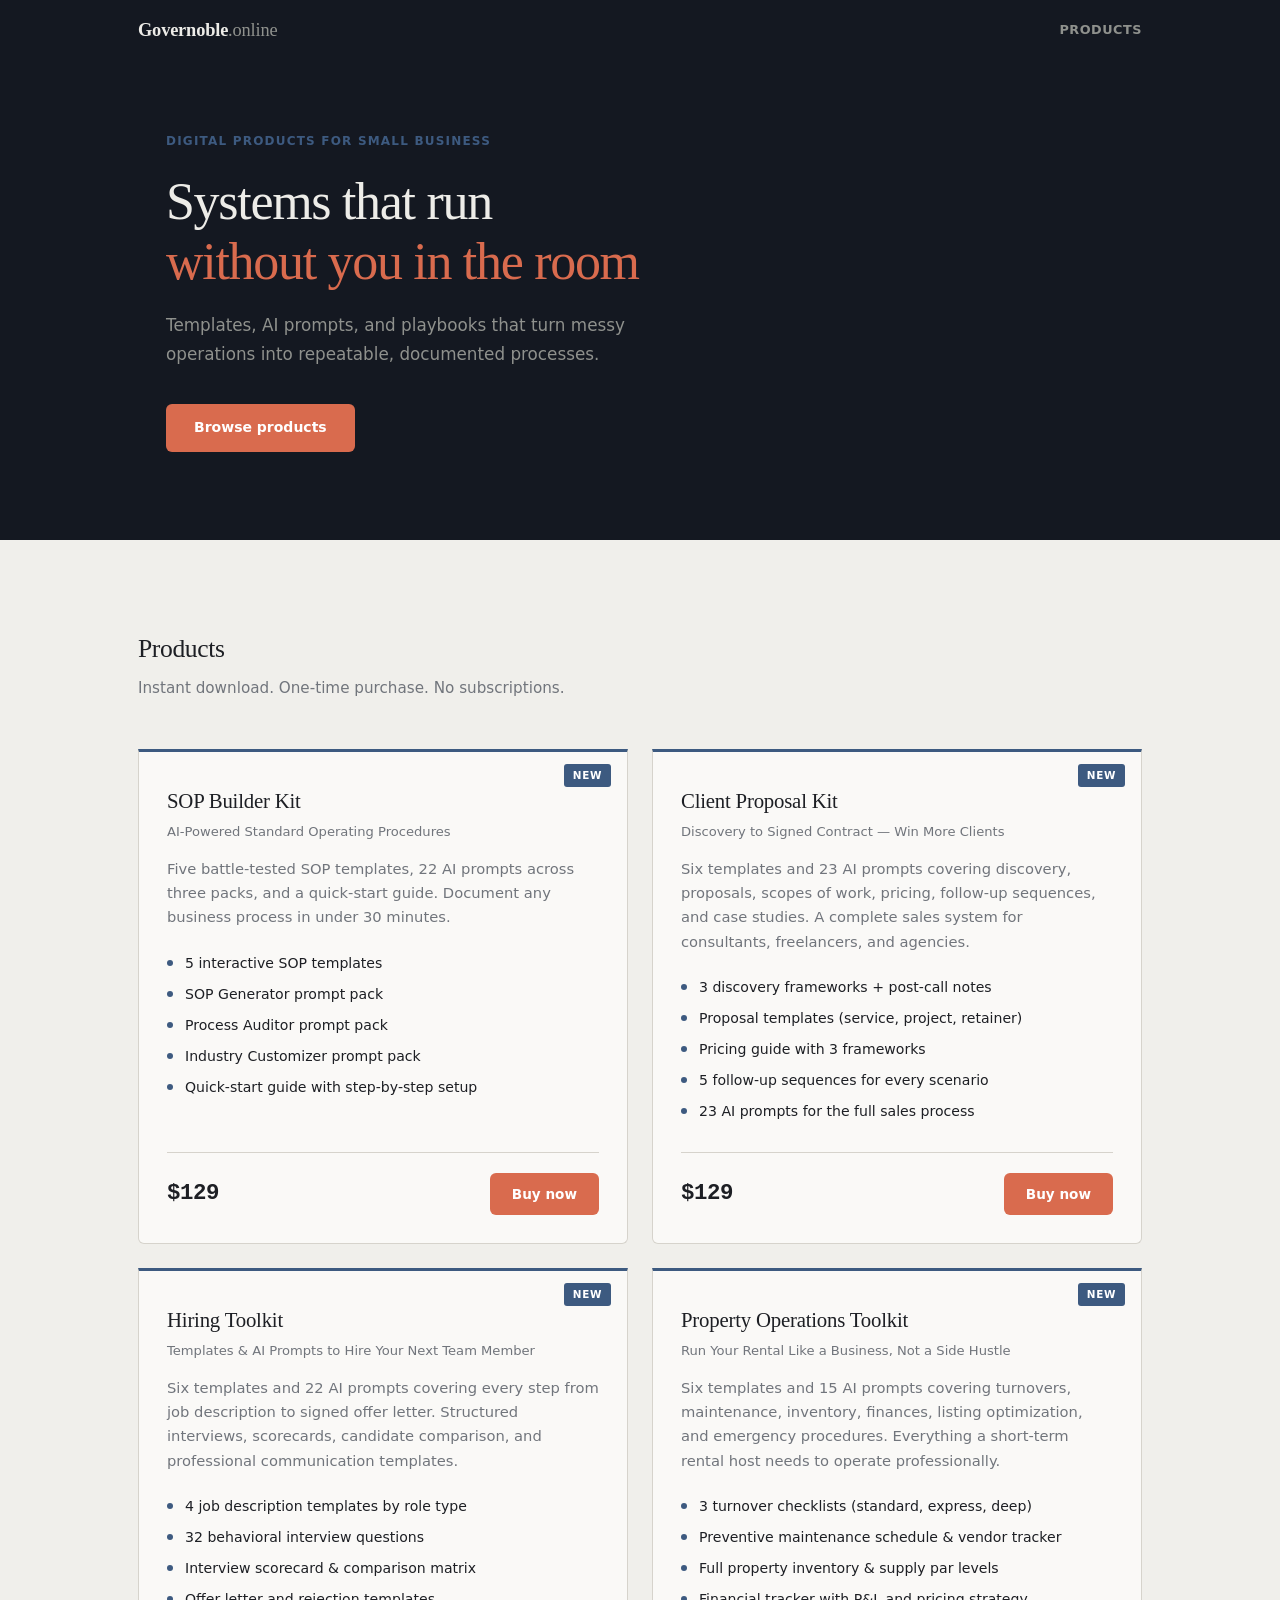
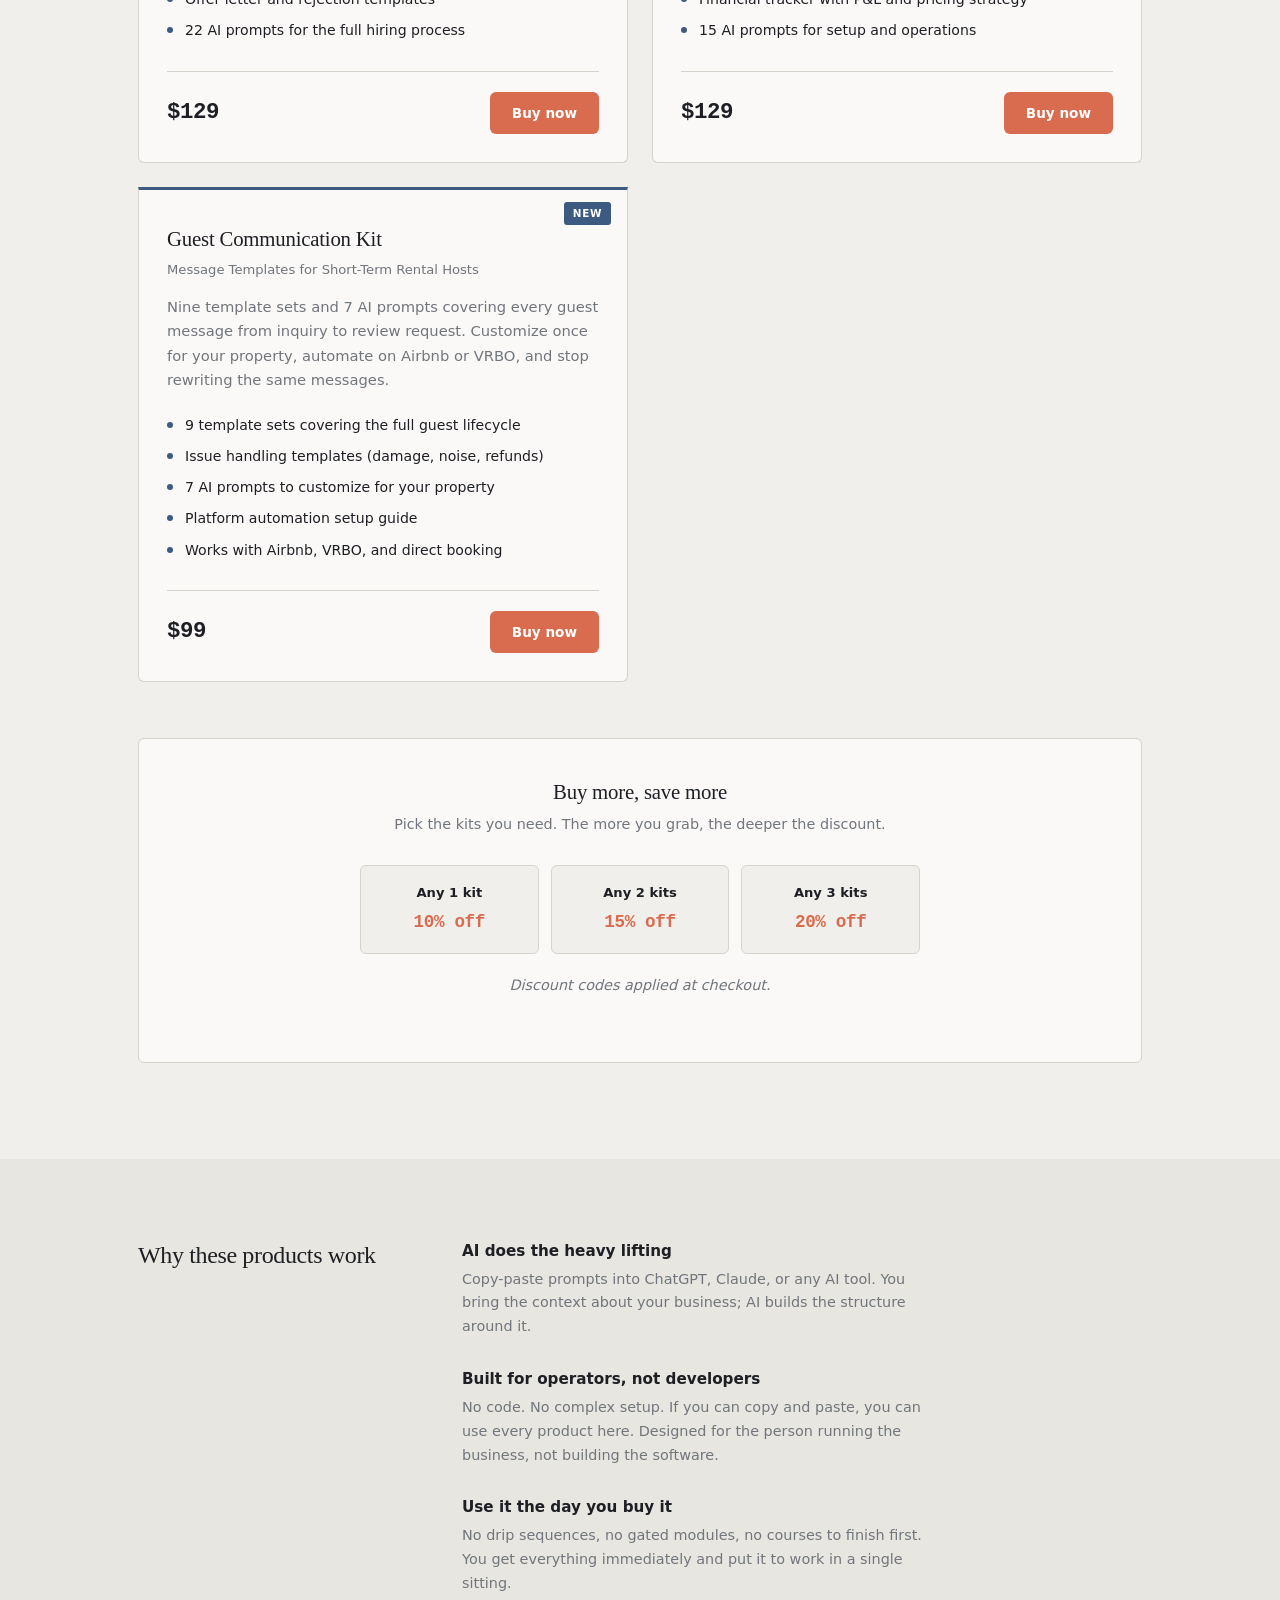
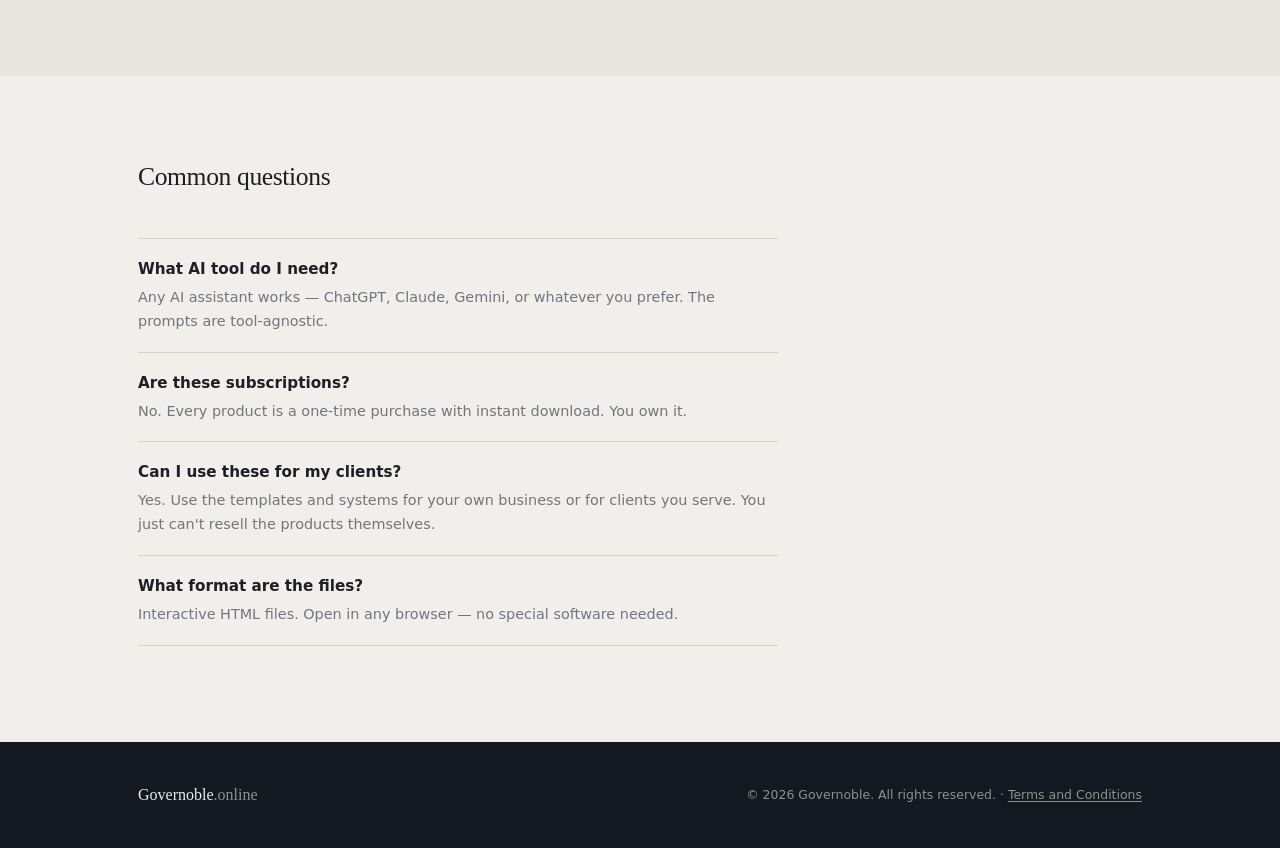
<file: index.html>
<!DOCTYPE html>
<html lang="en">
<head>
  <meta charset="UTF-8">
  <meta name="viewport" content="width=device-width, initial-scale=1.0">
  <title>Governoble — AI-Powered Business Systems</title>
  <meta name="description" content="Ready-to-use templates, AI prompt packs, and digital systems that help small businesses run smoother, faster, and without you in the room.">
  <link rel="stylesheet" href="styles.css">
</head>
<body>

  <header>
    <div class="wrap">
      <a href="/" class="logo"><b>Governoble</b><span class="tld">.online</span></a>
      <a href="#products" class="nav-link">Products</a>
    </div>
  </header>

  <section class="hero">
    <div class="wrap">
      <p class="hero-eyebrow">Digital products for small business</p>
      <h1>Systems that run <em>without you in the room</em></h1>
      <p class="hero-sub">Templates, AI prompts, and playbooks that turn messy operations into repeatable, documented processes.</p>
      <a href="#products" class="hero-cta">Browse products</a>
    </div>
  </section>

  <section class="products" id="products">
    <div class="wrap">
      <div class="section-head">
        <h2>Products</h2>
        <p>Instant download. One-time purchase. No subscriptions.</p>
      </div>

      <div class="product-grid">

        <div class="product-card">
          <span class="card-badge">New</span>
          <h3>SOP Builder Kit</h3>
          <p class="card-tagline">AI-Powered Standard Operating Procedures</p>
          <p class="card-desc">Five battle-tested SOP templates, 22 AI prompts across three packs, and a quick-start guide. Document any business process in under 30 minutes.</p>
          <ul class="card-features">
            <li>5 interactive SOP templates</li>
            <li>SOP Generator prompt pack</li>
            <li>Process Auditor prompt pack</li>
            <li>Industry Customizer prompt pack</li>
            <li>Quick-start guide with step-by-step setup</li>
          </ul>
          <div class="card-foot">
            <span class="card-price">$129</span>
            <a href="https://buy.stripe.com/bJe9ALgYm0obe8Q3S204800" class="card-cta">Buy now</a>
          </div>
        </div>

        <div class="product-card">
          <span class="card-badge">New</span>
          <h3>Client Proposal Kit</h3>
          <p class="card-tagline">Discovery to Signed Contract — Win More Clients</p>
          <p class="card-desc">Six templates and 23 AI prompts covering discovery, proposals, scopes of work, pricing, follow-up sequences, and case studies. A complete sales system for consultants, freelancers, and agencies.</p>
          <ul class="card-features">
            <li>3 discovery frameworks + post-call notes</li>
            <li>Proposal templates (service, project, retainer)</li>
            <li>Pricing guide with 3 frameworks</li>
            <li>5 follow-up sequences for every scenario</li>
            <li>23 AI prompts for the full sales process</li>
          </ul>
          <div class="card-foot">
            <span class="card-price">$129</span>
            <a href="https://buy.stripe.com/5kQ00b0Zob2P6GoewG04801" class="card-cta">Buy now</a>
          </div>
        </div>

        <div class="product-card">
          <span class="card-badge">New</span>
          <h3>Hiring Toolkit</h3>
          <p class="card-tagline">Templates & AI Prompts to Hire Your Next Team Member</p>
          <p class="card-desc">Six templates and 22 AI prompts covering every step from job description to signed offer letter. Structured interviews, scorecards, candidate comparison, and professional communication templates.</p>
          <ul class="card-features">
            <li>4 job description templates by role type</li>
            <li>32 behavioral interview questions</li>
            <li>Interview scorecard & comparison matrix</li>
            <li>Offer letter and rejection templates</li>
            <li>22 AI prompts for the full hiring process</li>
          </ul>
          <div class="card-foot">
            <span class="card-price">$129</span>
            <a href="https://buy.stripe.com/00wdR14bA9YLc0I4W604802" class="card-cta">Buy now</a>
          </div>
        </div>

        <div class="product-card">
          <span class="card-badge">New</span>
          <h3>Property Operations Toolkit</h3>
          <p class="card-tagline">Run Your Rental Like a Business, Not a Side Hustle</p>
          <p class="card-desc">Six templates and 15 AI prompts covering turnovers, maintenance, inventory, finances, listing optimization, and emergency procedures. Everything a short-term rental host needs to operate professionally.</p>
          <ul class="card-features">
            <li>3 turnover checklists (standard, express, deep)</li>
            <li>Preventive maintenance schedule & vendor tracker</li>
            <li>Full property inventory & supply par levels</li>
            <li>Financial tracker with P&L and pricing strategy</li>
            <li>15 AI prompts for setup and operations</li>
          </ul>
          <div class="card-foot">
            <span class="card-price">$129</span>
            <a href="https://buy.stripe.com/6oU4grgYm7QD1m41JU04803" class="card-cta">Buy now</a>
          </div>
        </div>

        <div class="product-card">
          <span class="card-badge">New</span>
          <h3>Guest Communication Kit</h3>
          <p class="card-tagline">Message Templates for Short-Term Rental Hosts</p>
          <p class="card-desc">Nine template sets and 7 AI prompts covering every guest message from inquiry to review request. Customize once for your property, automate on Airbnb or VRBO, and stop rewriting the same messages.</p>
          <ul class="card-features">
            <li>9 template sets covering the full guest lifecycle</li>
            <li>Issue handling templates (damage, noise, refunds)</li>
            <li>7 AI prompts to customize for your property</li>
            <li>Platform automation setup guide</li>
            <li>Works with Airbnb, VRBO, and direct booking</li>
          </ul>
          <div class="card-foot">
            <span class="card-price">$99</span>
            <a href="https://buy.stripe.com/bJeaEPazY1sf6Gobku04804" class="card-cta">Buy now</a>
          </div>
        </div>

      </div>

      <div class="multi-buy">
        <h3>Buy more, save more</h3>
        <p>Pick the kits you need. The more you grab, the deeper the discount.</p>
        <div class="multi-buy-tiers">
          <div class="multi-buy-tier">
            <span class="tier-label">Any 1 kit</span>
            <span class="tier-discount">10% off</span>
          </div>
          <div class="multi-buy-tier">
            <span class="tier-label">Any 2 kits</span>
            <span class="tier-discount">15% off</span>
          </div>
          <div class="multi-buy-tier">
            <span class="tier-label">Any 3 kits</span>
            <span class="tier-discount">20% off</span>
          </div>
        </div>
        <p class="multi-buy-note">Discount codes applied at checkout.</p>
      </div>

    </div>
  </section>

  <section class="why">
    <div class="wrap">
      <div class="why-inner">
        <div class="why-head">
          <h2>Why these products work</h2>
        </div>
        <div class="why-items">
          <div class="why-item">
            <h3>AI does the heavy lifting</h3>
            <p>Copy-paste prompts into ChatGPT, Claude, or any AI tool. You bring the context about your business; AI builds the structure around it.</p>
          </div>
          <div class="why-item">
            <h3>Built for operators, not developers</h3>
            <p>No code. No complex setup. If you can copy and paste, you can use every product here. Designed for the person running the business, not building the software.</p>
          </div>
          <div class="why-item">
            <h3>Use it the day you buy it</h3>
            <p>No drip sequences, no gated modules, no courses to finish first. You get everything immediately and put it to work in a single sitting.</p>
          </div>
        </div>
      </div>
    </div>
  </section>

  <section class="faq" id="faq">
    <div class="wrap">
      <div class="section-head">
        <h2>Common questions</h2>
      </div>
      <div class="faq-list">
        <div class="faq-item">
          <h3>What AI tool do I need?</h3>
          <p>Any AI assistant works — ChatGPT, Claude, Gemini, or whatever you prefer. The prompts are tool-agnostic.</p>
        </div>
        <div class="faq-item">
          <h3>Are these subscriptions?</h3>
          <p>No. Every product is a one-time purchase with instant download. You own it.</p>
        </div>
        <div class="faq-item">
          <h3>Can I use these for my clients?</h3>
          <p>Yes. Use the templates and systems for your own business or for clients you serve. You just can't resell the products themselves.</p>
        </div>
        <div class="faq-item">
          <h3>What format are the files?</h3>
          <p>Interactive HTML files. Open in any browser — no special software needed.</p>
        </div>
      </div>
    </div>
  </section>

  <footer>
    <div class="wrap">
      <div class="footer-inner">
        <span class="footer-brand">Governoble<span class="tld">.online</span></span>
        <span class="footer-copy">&copy; 2026 Governoble. All rights reserved. &middot; <a href="terms.html" style="color:inherit;text-decoration:underline;text-underline-offset:2px;">Terms and Conditions</a></span>
      </div>
    </div>
  </footer>

</body>
</html>
</file>
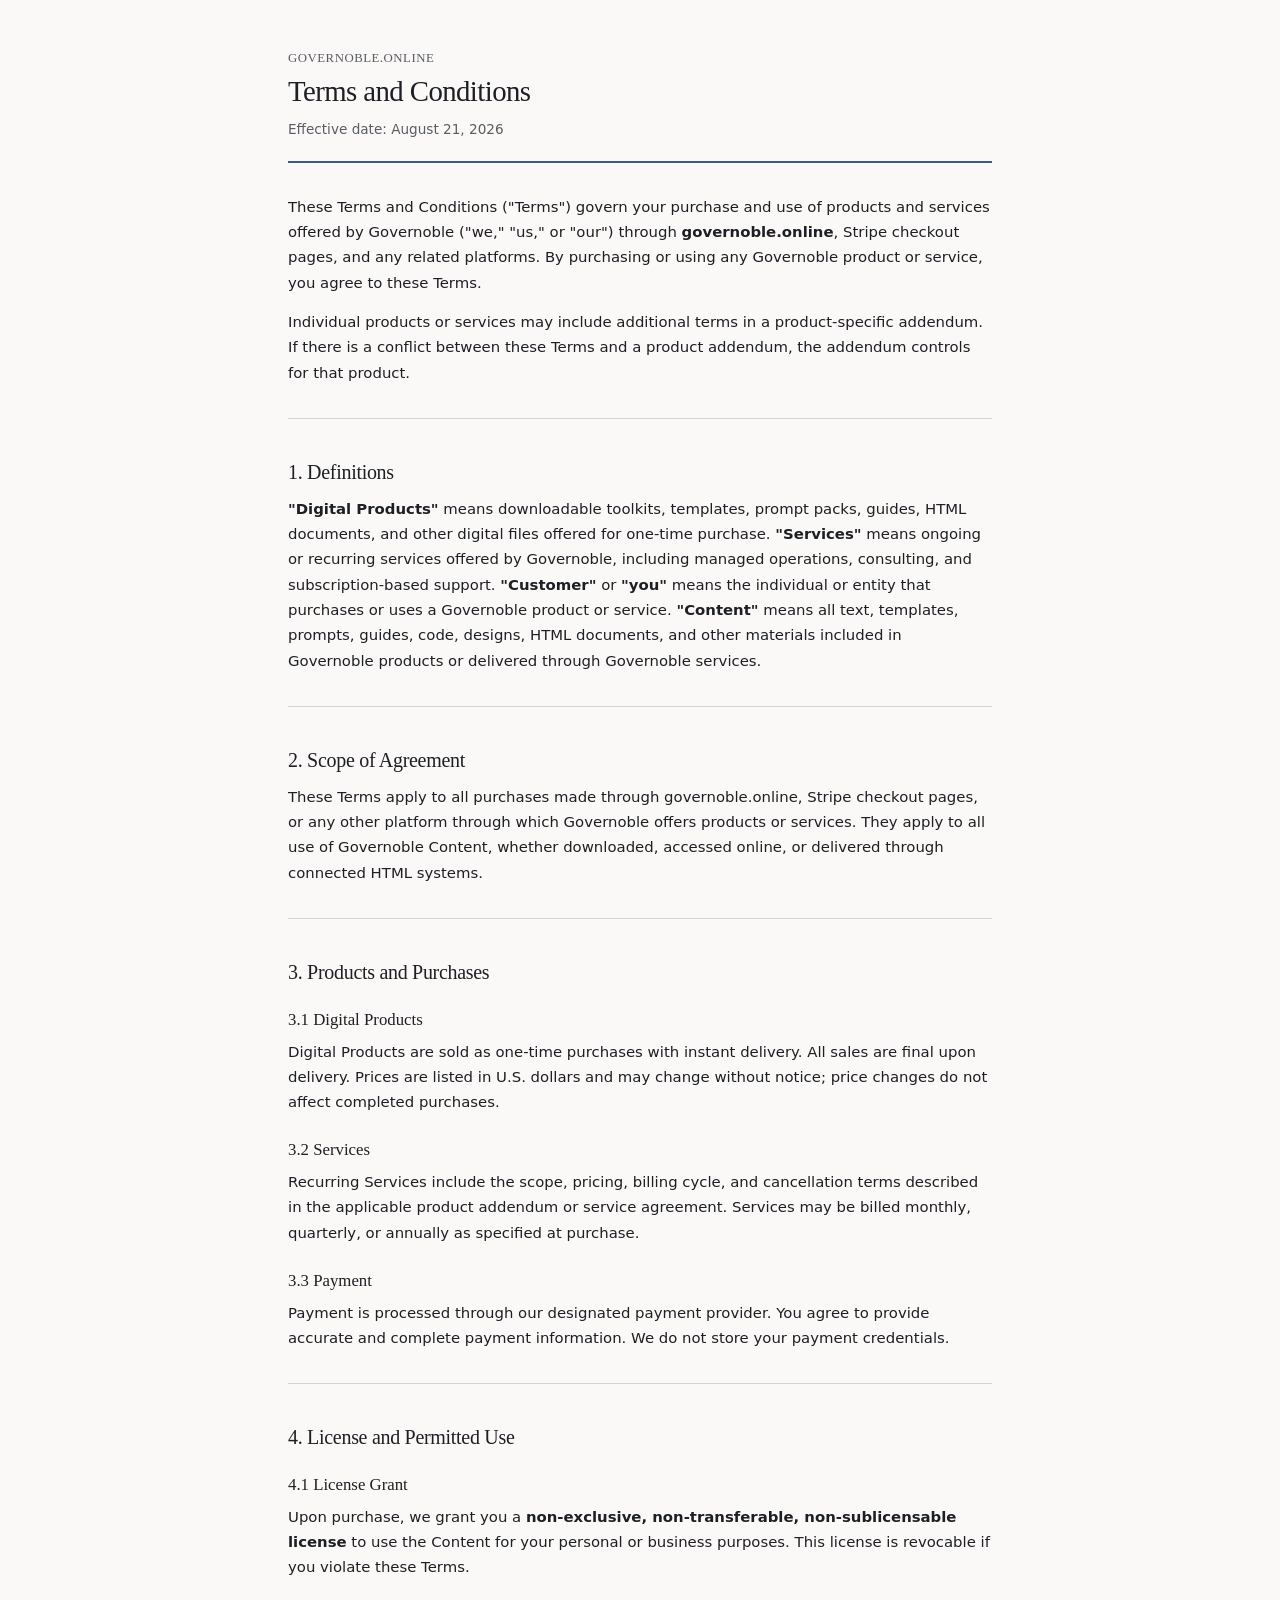
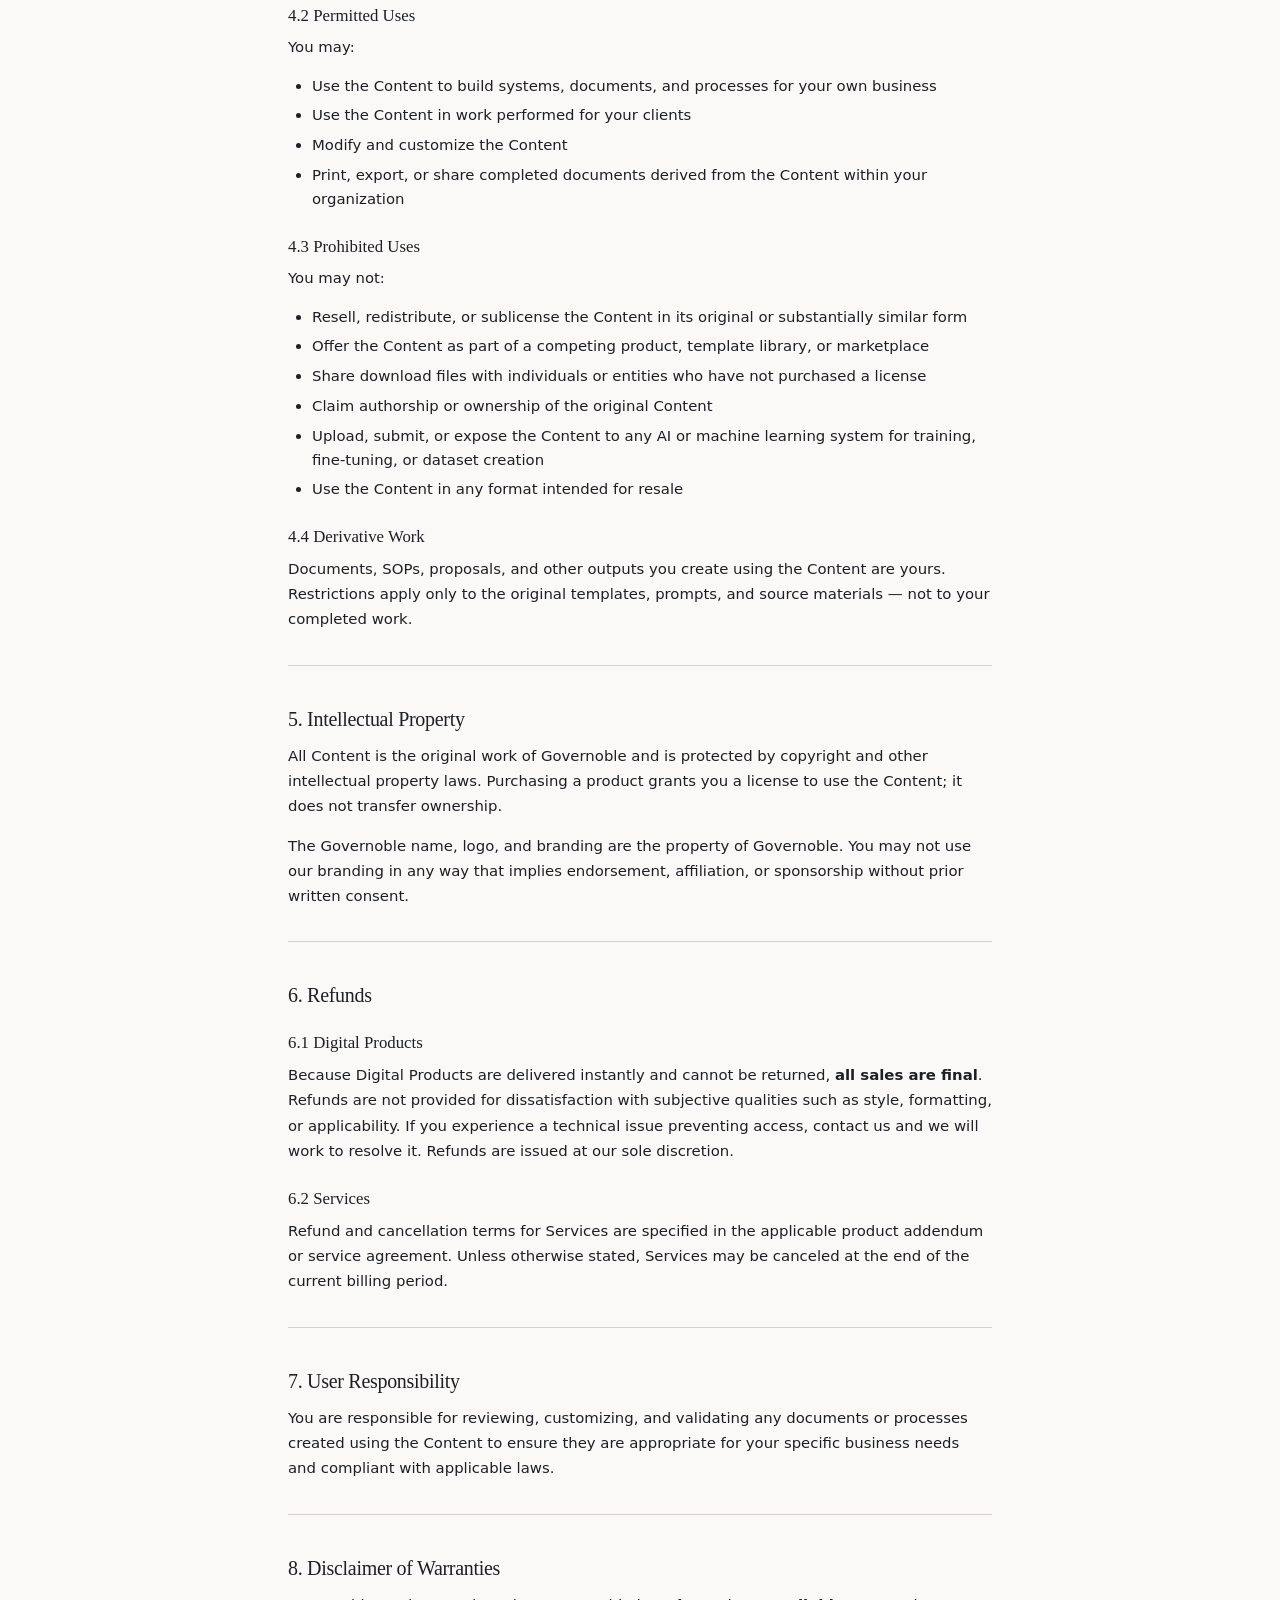
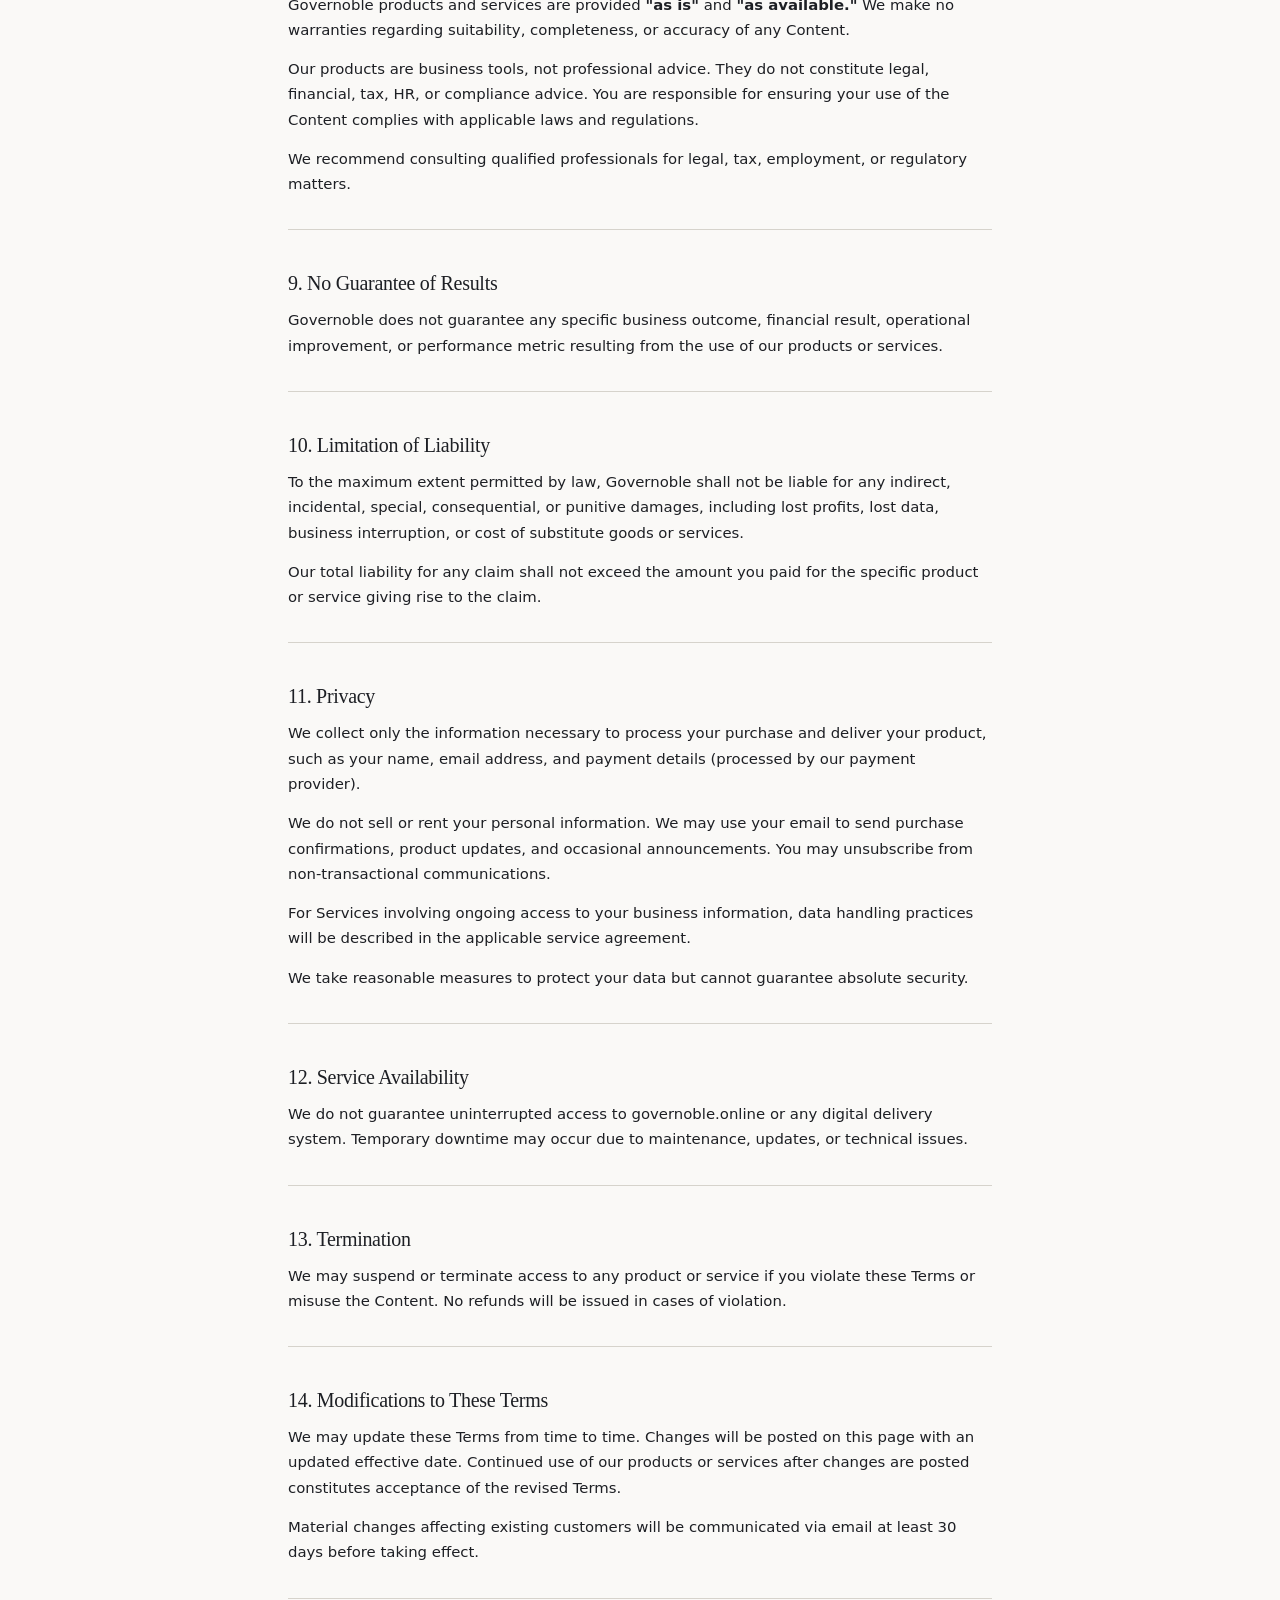
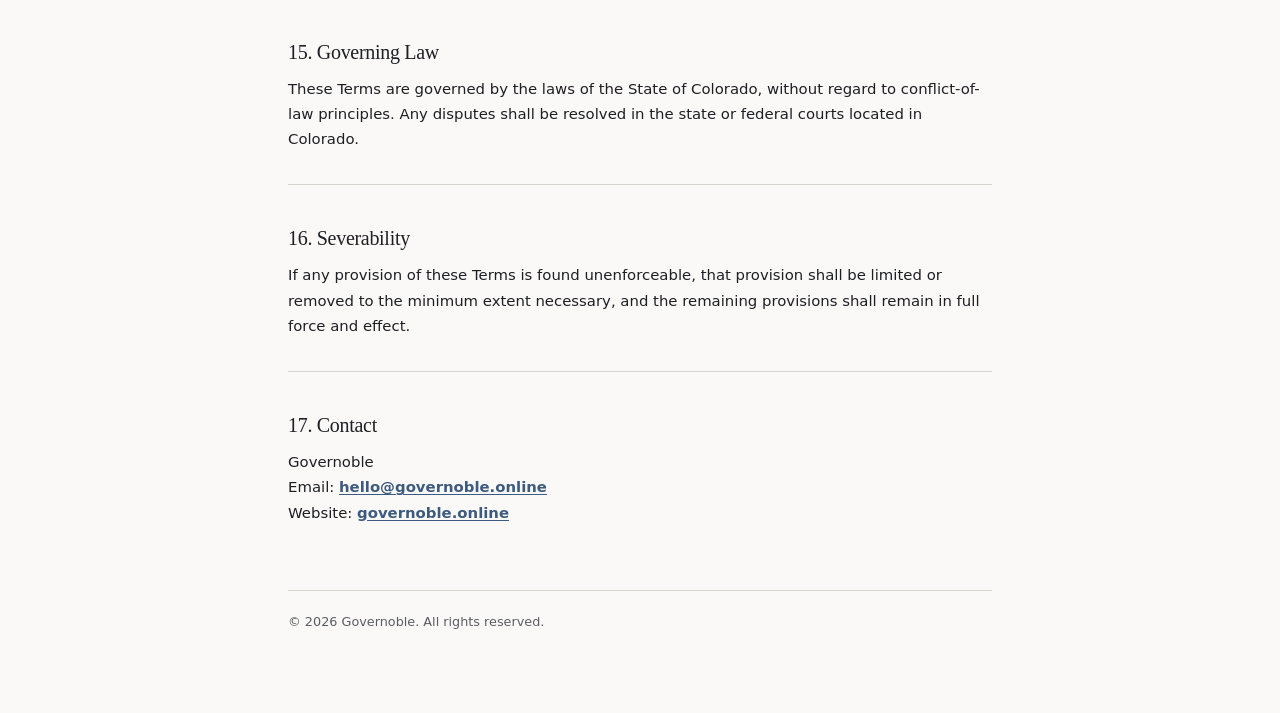
<file: terms.html>
<!DOCTYPE html>
<html lang="en">
<head>
  <meta charset="UTF-8">
  <meta name="viewport" content="width=device-width, initial-scale=1.0">
  <title>Terms and Conditions — Governoble</title>
  <style>
:root {
  --ink: #141821; --ground: #faf9f7; --paper: #fff; --steel: #3d5a80; --coral: #d96b4e;
  --text: #1d1f24; --text-muted: #5a5d63; --border: #d6d3cc;
  --font-display: Georgia, 'Noto Serif', 'Times New Roman', serif;
  --font-body: -apple-system, 'Segoe UI', system-ui, Roboto, Helvetica, Arial, sans-serif;
  --max-w: 760px;
}
@media (prefers-color-scheme: dark) {
  :root {
    --ink: #edece8; --ground: #111520; --paper: #1a1f2e; --steel: #7ba4d4; --coral: #e0845f;
    --text: #dddbd7; --text-muted: #8a8d94; --border: #2a2f3d;
  }
}
*, *::before, *::after { margin: 0; padding: 0; box-sizing: border-box; }
body { font-family: var(--font-body); color: var(--text); background: var(--ground); line-height: 1.7; -webkit-font-smoothing: antialiased; max-width: var(--max-w); margin: 0 auto; padding: 48px 28px 80px; }
h1 { font-family: var(--font-display); font-size: 1.8rem; font-weight: 400; letter-spacing: -0.02em; margin: 0 0 8px; line-height: 1.25; }
h2 { font-family: var(--font-display); font-size: 1.25rem; font-weight: 400; letter-spacing: -0.015em; margin: 40px 0 12px; line-height: 1.3; }
h3 { font-family: var(--font-display); font-size: 1.05rem; font-weight: 400; margin: 24px 0 8px; line-height: 1.35; }
p { margin: 0 0 14px; font-size: 0.93rem; }
ul, ol { margin: 0 0 14px; padding-left: 24px; font-size: 0.93rem; }
li { margin-bottom: 6px; line-height: 1.6; }
hr { border: none; border-top: 1px solid var(--border); margin: 32px 0; }
a { color: var(--steel); text-decoration: underline; text-underline-offset: 2px; }
a:hover { color: var(--coral); }
.header { margin-bottom: 32px; padding-bottom: 20px; border-bottom: 2px solid var(--steel); }
.header .brand { font-family: var(--font-display); font-size: 0.8rem; color: var(--text-muted); letter-spacing: 0.04em; text-transform: uppercase; margin-bottom: 4px; }
.effective { font-size: 0.85rem; color: var(--text-muted); margin: 4px 0 0; }
.footer { margin-top: 64px; padding-top: 20px; border-top: 1px solid var(--border); font-size: 0.8rem; color: var(--text-muted); }
@media print { body { background: #fff; color: #000; max-width: none; padding: 0; } .header { border-bottom-color: #000; } a { color: #000; } }
@media (max-width: 480px) { body { padding: 24px 16px 48px; } h1 { font-size: 1.5rem; } }
  </style>
</head>
<body>

  <div class="header">
    <div class="brand">Governoble.online</div>
    <h1>Terms and Conditions</h1>
    <p class="effective">Effective date: August 21, 2026</p>
  </div>

  <p>These Terms and Conditions ("Terms") govern your purchase and use of products and services offered by Governoble ("we," "us," or "our") through <strong>governoble.online</strong>, Stripe checkout pages, and any related platforms. By purchasing or using any Governoble product or service, you agree to these Terms.</p>

  <p>Individual products or services may include additional terms in a product-specific addendum. If there is a conflict between these Terms and a product addendum, the addendum controls for that product.</p>

  <hr>

  <h2>1. Definitions</h2>

  <p><strong>"Digital Products"</strong> means downloadable toolkits, templates, prompt packs, guides, HTML documents, and other digital files offered for one-time purchase. <strong>"Services"</strong> means ongoing or recurring services offered by Governoble, including managed operations, consulting, and subscription-based support. <strong>"Customer"</strong> or <strong>"you"</strong> means the individual or entity that purchases or uses a Governoble product or service. <strong>"Content"</strong> means all text, templates, prompts, guides, code, designs, HTML documents, and other materials included in Governoble products or delivered through Governoble services.</p>

  <hr>

  <h2>2. Scope of Agreement</h2>

  <p>These Terms apply to all purchases made through governoble.online, Stripe checkout pages, or any other platform through which Governoble offers products or services. They apply to all use of Governoble Content, whether downloaded, accessed online, or delivered through connected HTML systems.</p>

  <hr>

  <h2>3. Products and Purchases</h2>

  <h3>3.1 Digital Products</h3>

  <p>Digital Products are sold as one-time purchases with instant delivery. All sales are final upon delivery. Prices are listed in U.S. dollars and may change without notice; price changes do not affect completed purchases.</p>

  <h3>3.2 Services</h3>

  <p>Recurring Services include the scope, pricing, billing cycle, and cancellation terms described in the applicable product addendum or service agreement. Services may be billed monthly, quarterly, or annually as specified at purchase.</p>

  <h3>3.3 Payment</h3>

  <p>Payment is processed through our designated payment provider. You agree to provide accurate and complete payment information. We do not store your payment credentials.</p>

  <hr>

  <h2>4. License and Permitted Use</h2>

  <h3>4.1 License Grant</h3>

  <p>Upon purchase, we grant you a <strong>non-exclusive, non-transferable, non-sublicensable license</strong> to use the Content for your personal or business purposes. This license is revocable if you violate these Terms.</p>

  <h3>4.2 Permitted Uses</h3>

  <p>You may:</p>
  <ul>
    <li>Use the Content to build systems, documents, and processes for your own business</li>
    <li>Use the Content in work performed for your clients</li>
    <li>Modify and customize the Content</li>
    <li>Print, export, or share completed documents derived from the Content within your organization</li>
  </ul>

  <h3>4.3 Prohibited Uses</h3>

  <p>You may not:</p>
  <ul>
    <li>Resell, redistribute, or sublicense the Content in its original or substantially similar form</li>
    <li>Offer the Content as part of a competing product, template library, or marketplace</li>
    <li>Share download files with individuals or entities who have not purchased a license</li>
    <li>Claim authorship or ownership of the original Content</li>
    <li>Upload, submit, or expose the Content to any AI or machine learning system for training, fine-tuning, or dataset creation</li>
    <li>Use the Content in any format intended for resale</li>
  </ul>

  <h3>4.4 Derivative Work</h3>

  <p>Documents, SOPs, proposals, and other outputs you create using the Content are yours. Restrictions apply only to the original templates, prompts, and source materials — not to your completed work.</p>

  <hr>

  <h2>5. Intellectual Property</h2>

  <p>All Content is the original work of Governoble and is protected by copyright and other intellectual property laws. Purchasing a product grants you a license to use the Content; it does not transfer ownership.</p>

  <p>The Governoble name, logo, and branding are the property of Governoble. You may not use our branding in any way that implies endorsement, affiliation, or sponsorship without prior written consent.</p>

  <hr>

  <h2>6. Refunds</h2>

  <h3>6.1 Digital Products</h3>

  <p>Because Digital Products are delivered instantly and cannot be returned, <strong>all sales are final</strong>. Refunds are not provided for dissatisfaction with subjective qualities such as style, formatting, or applicability. If you experience a technical issue preventing access, contact us and we will work to resolve it. Refunds are issued at our sole discretion.</p>

  <h3>6.2 Services</h3>

  <p>Refund and cancellation terms for Services are specified in the applicable product addendum or service agreement. Unless otherwise stated, Services may be canceled at the end of the current billing period.</p>

  <hr>

  <h2>7. User Responsibility</h2>

  <p>You are responsible for reviewing, customizing, and validating any documents or processes created using the Content to ensure they are appropriate for your specific business needs and compliant with applicable laws.</p>

  <hr>

  <h2>8. Disclaimer of Warranties</h2>

  <p>Governoble products and services are provided <strong>"as is"</strong> and <strong>"as available."</strong> We make no warranties regarding suitability, completeness, or accuracy of any Content.</p>

  <p>Our products are business tools, not professional advice. They do not constitute legal, financial, tax, HR, or compliance advice. You are responsible for ensuring your use of the Content complies with applicable laws and regulations.</p>

  <p>We recommend consulting qualified professionals for legal, tax, employment, or regulatory matters.</p>

  <hr>

  <h2>9. No Guarantee of Results</h2>

  <p>Governoble does not guarantee any specific business outcome, financial result, operational improvement, or performance metric resulting from the use of our products or services.</p>

  <hr>

  <h2>10. Limitation of Liability</h2>

  <p>To the maximum extent permitted by law, Governoble shall not be liable for any indirect, incidental, special, consequential, or punitive damages, including lost profits, lost data, business interruption, or cost of substitute goods or services.</p>

  <p>Our total liability for any claim shall not exceed the amount you paid for the specific product or service giving rise to the claim.</p>

  <hr>

  <h2>11. Privacy</h2>

  <p>We collect only the information necessary to process your purchase and deliver your product, such as your name, email address, and payment details (processed by our payment provider).</p>

  <p>We do not sell or rent your personal information. We may use your email to send purchase confirmations, product updates, and occasional announcements. You may unsubscribe from non-transactional communications.</p>

  <p>For Services involving ongoing access to your business information, data handling practices will be described in the applicable service agreement.</p>

  <p>We take reasonable measures to protect your data but cannot guarantee absolute security.</p>

  <hr>

  <h2>12. Service Availability</h2>

  <p>We do not guarantee uninterrupted access to governoble.online or any digital delivery system. Temporary downtime may occur due to maintenance, updates, or technical issues.</p>

  <hr>

  <h2>13. Termination</h2>

  <p>We may suspend or terminate access to any product or service if you violate these Terms or misuse the Content. No refunds will be issued in cases of violation.</p>

  <hr>

  <h2>14. Modifications to These Terms</h2>

  <p>We may update these Terms from time to time. Changes will be posted on this page with an updated effective date. Continued use of our products or services after changes are posted constitutes acceptance of the revised Terms.</p>

  <p>Material changes affecting existing customers will be communicated via email at least 30 days before taking effect.</p>

  <hr>

  <h2>15. Governing Law</h2>

  <p>These Terms are governed by the laws of the State of Colorado, without regard to conflict-of-law principles. Any disputes shall be resolved in the state or federal courts located in Colorado.</p>

  <hr>

  <h2>16. Severability</h2>

  <p>If any provision of these Terms is found unenforceable, that provision shall be limited or removed to the minimum extent necessary, and the remaining provisions shall remain in full force and effect.</p>

  <hr>

  <h2>17. Contact</h2>

  <p>
    Governoble<br>
    Email: <a href="mailto:hello@governoble.online"><strong>hello@governoble.online</strong></a><br>
    Website: <a href="https://governoble.online"><strong>governoble.online</strong></a>
  </p>

  <div class="footer">
    &copy; 2026 Governoble. All rights reserved.
  </div>

</body>
</html>
</file>
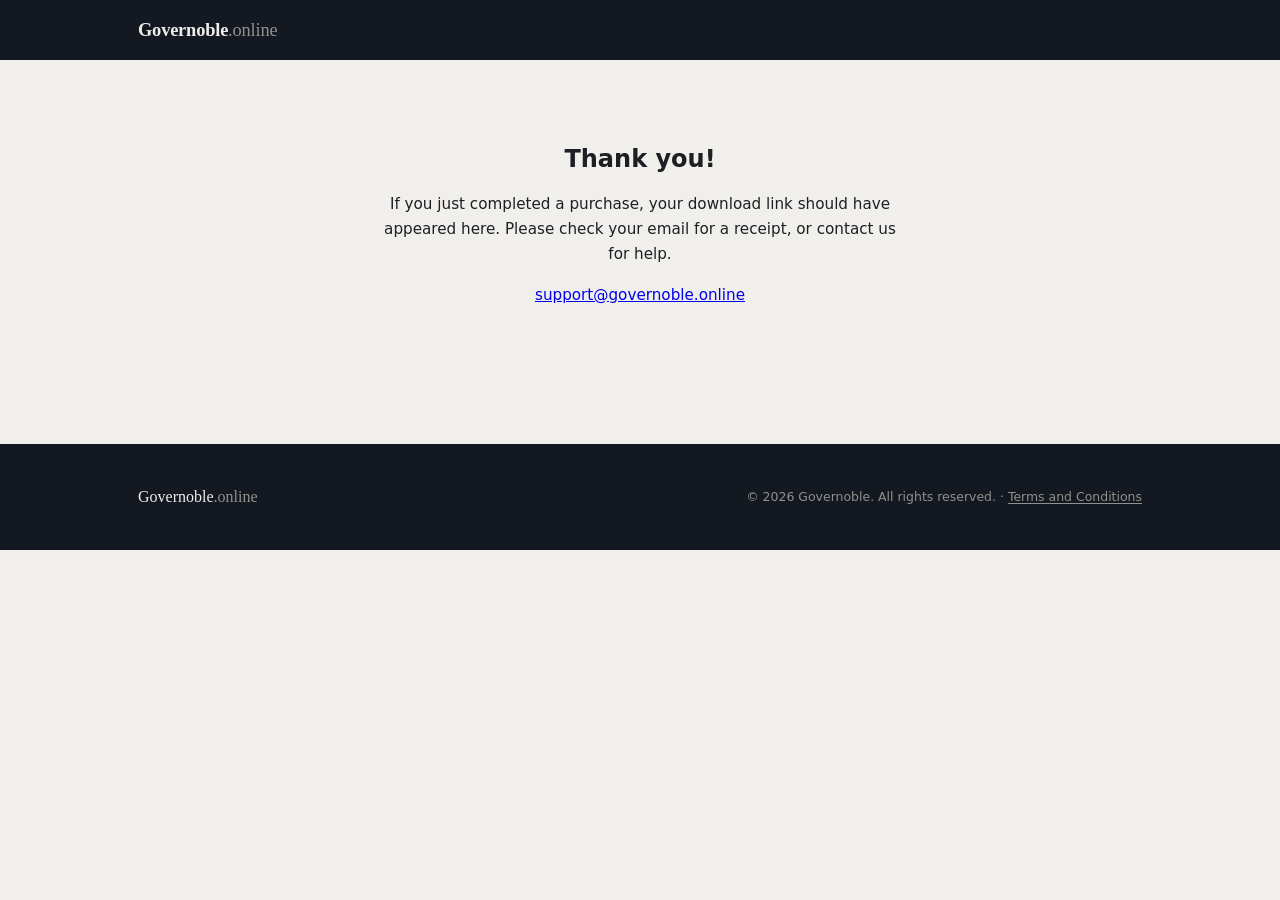
<file: thank-you.html>
<!DOCTYPE html>
<html lang="en">
<head>
  <meta charset="UTF-8">
  <meta name="viewport" content="width=device-width, initial-scale=1.0">
  <title>Thank You — Governoble</title>
  <meta name="robots" content="noindex, nofollow">
  <link rel="stylesheet" href="styles.css">
  <style>
.thank-you { padding: 80px 0 120px; text-align: center; }
.thank-you h1 { margin-bottom: 12px; }
.thank-you .subtitle { font-size: 1.1rem; color: var(--text-muted); margin-bottom: 48px; }
.download-card {
  background: var(--card-bg);
  border: 1px solid var(--card-border);
  border-radius: 10px;
  padding: 40px 32px;
  max-width: 520px;
  margin: 0 auto 32px;
  text-align: left;
}
.download-card h2 { font-family: var(--font-display); font-size: 1.3rem; font-weight: 400; margin-bottom: 8px; }
.download-card p { color: var(--text-muted); font-size: 0.93rem; margin-bottom: 24px; }
.download-btn {
  display: inline-block;
  background: var(--coral);
  color: #fff;
  font-size: 0.95rem;
  font-weight: 600;
  padding: 14px 32px;
  border-radius: 6px;
  text-decoration: none;
  transition: background 0.15s;
}
.download-btn:hover { background: var(--coral-hover); color: #fff; }
.next-steps {
  max-width: 520px;
  margin: 0 auto;
  text-align: left;
  padding: 24px 0;
}
.next-steps h3 { font-family: var(--font-display); font-size: 1.05rem; font-weight: 400; margin-bottom: 12px; }
.next-steps ol { padding-left: 20px; font-size: 0.93rem; }
.next-steps li { margin-bottom: 8px; line-height: 1.6; }
.support-note { color: var(--text-muted); font-size: 0.85rem; margin-top: 48px; }
.support-note a { color: var(--steel); }
.no-product { max-width: 520px; margin: 0 auto; }
.no-product p { font-size: 0.95rem; margin-bottom: 16px; }
  </style>
</head>
<body>

  <header>
    <div class="wrap">
      <a href="/" class="logo"><b>Governoble</b><span class="tld">.online</span></a>
    </div>
  </header>

  <section class="thank-you">
    <div class="wrap" id="content">
      <noscript>
        <h1>Thank you for your purchase!</h1>
        <p>Please enable JavaScript to see your download link, or contact <a href="mailto:support@governoble.online">support@governoble.online</a> for help.</p>
      </noscript>
    </div>
  </section>

  <footer>
    <div class="wrap">
      <div class="footer-inner">
        <span class="footer-brand">Governoble<span class="tld">.online</span></span>
        <span class="footer-copy">&copy; 2026 Governoble. All rights reserved. &middot; <a href="terms.html" style="color:inherit;text-decoration:underline;text-underline-offset:2px;">Terms and Conditions</a></span>
      </div>
    </div>
  </footer>

  <script>
  (function() {
    var products = {
      'SOP Builder Kit':              { file: 'downloads/a7f3c9e2-SOP-Builder-Kit.zip',              start: 'START-HERE.html' },
      'Client Proposal Kit':          { file: 'downloads/b4d8e1f6-Client-Proposal-Kit.zip',          start: 'START-HERE.html' },
      'Hiring Toolkit':               { file: 'downloads/c9a2f7d3-Hiring-Toolkit.zip',               start: 'START-HERE.html' },
      'Property Operations Toolkit':  { file: 'downloads/d6e5b0a8-Property-Operations-Toolkit.zip',  start: 'START-HERE.html' },
      'Guest Communication Kit':      { file: 'downloads/e1c4d9f7-Guest-Communication-Kit.zip',      start: 'START-HERE.html' }
    };

    var params = new URLSearchParams(window.location.search);
    var name = params.get('purchased');
    var container = document.getElementById('content');

    if (name && products[name]) {
      var p = products[name];
      container.innerHTML =
        '<h1>Thank you for your purchase!</h1>' +
        '<p class="subtitle">Your toolkit is ready to download.</p>' +
        '<div class="download-card">' +
          '<h2>' + name + '</h2>' +
          '<p>Click below to download your toolkit. Save the ZIP file and extract it to get started.</p>' +
          '<a href="' + p.file + '" class="download-btn" download>Download ' + name + '</a>' +
        '</div>' +
        '<div class="next-steps">' +
          '<h3>Getting started</h3>' +
          '<ol>' +
            '<li>Download and unzip the file</li>' +
            '<li>Open <strong>' + p.start + '</strong> in your browser</li>' +
            '<li>Follow the quick-start guide to set up your first template</li>' +
          '</ol>' +
        '</div>' +
        '<p class="support-note">Questions? Reach us at <a href="mailto:support@governoble.online">support@governoble.online</a></p>';
    } else {
      container.innerHTML =
        '<h1>Thank you!</h1>' +
        '<div class="no-product">' +
          '<p>If you just completed a purchase, your download link should have appeared here. Please check your email for a receipt, or contact us for help.</p>' +
          '<p><a href="mailto:support@governoble.online">support@governoble.online</a></p>' +
        '</div>';
    }
  })();
  </script>

</body>
</html>
</file>
<file: styles.css>
/* ---- Tokens ---- */
:root {
  --ink: #141821;
  --ground: #f0efeb;
  --paper: #faf9f7;
  --steel: #3d5a80;
  --steel-hover: #293d56;
  --coral: #d96b4e;
  --coral-hover: #c25c40;
  --text: #1d1f24;
  --text-muted: #71757c;
  --border: #d6d3cc;
  --hero-bg: #141821;
  --hero-text: #edece8;
  --hero-muted: #8f918d;
  --badge-bg: #3d5a80;
  --badge-text: #fff;
  --badge-soon-bg: #a3a09a;
  --why-bg: #e8e6e0;
  --font-display: Georgia, 'Noto Serif', 'Times New Roman', serif;
  --font-body: -apple-system, 'Segoe UI', system-ui, Roboto, sans-serif;
  --font-mono: 'Cascadia Code', 'SF Mono', SFMono-Regular, Consolas, monospace;
  --max-w: 1060px;
  --radius: 6px;
}

@media (prefers-color-scheme: dark) {
  :root:not([data-theme="light"]) {
    --ground: #111520;
    --paper: #1a1f2e;
    --steel: #7ba4d4;
    --steel-hover: #9dbde6;
    --coral: #e0845f;
    --coral-hover: #ea9a7a;
    --text: #dddbd7;
    --text-muted: #8a8d94;
    --border: #2a2f3d;
    --hero-bg: #0a0d14;
    --hero-text: #dddbd7;
    --hero-muted: #6b6e76;
    --badge-bg: #3d5a80;
    --badge-text: #dddbd7;
    --badge-soon-bg: #555;
    --why-bg: #161b28;
  }
}

:root[data-theme="dark"] {
  --ground: #111520;
  --paper: #1a1f2e;
  --steel: #7ba4d4;
  --steel-hover: #9dbde6;
  --coral: #e0845f;
  --coral-hover: #ea9a7a;
  --text: #dddbd7;
  --text-muted: #8a8d94;
  --border: #2a2f3d;
  --hero-bg: #0a0d14;
  --hero-text: #dddbd7;
  --hero-muted: #6b6e76;
  --badge-bg: #3d5a80;
  --badge-text: #dddbd7;
  --badge-soon-bg: #555;
  --why-bg: #161b28;
}

/* ---- Reset ---- */
*, *::before, *::after { margin: 0; padding: 0; box-sizing: border-box; }
html { scroll-behavior: smooth; }

body {
  font-family: var(--font-body);
  color: var(--text);
  background: var(--ground);
  line-height: 1.65;
  -webkit-font-smoothing: antialiased;
  -moz-osx-font-smoothing: grayscale;
}

.wrap {
  max-width: var(--max-w);
  margin: 0 auto;
  padding: 0 28px;
}

/* ---- Header ---- */
header {
  position: sticky;
  top: 0;
  z-index: 100;
  background: var(--hero-bg);
}

header .wrap {
  display: flex;
  align-items: center;
  justify-content: space-between;
  height: 60px;
}

.logo {
  font-family: var(--font-display);
  font-size: 1.15rem;
  font-weight: 400;
  color: var(--hero-text);
  text-decoration: none;
  letter-spacing: -0.01em;
}

.logo b {
  font-weight: 700;
}

.logo .tld {
  color: var(--hero-muted);
  font-weight: 400;
}

.nav-link {
  font-size: 0.8rem;
  font-weight: 600;
  letter-spacing: 0.04em;
  text-transform: uppercase;
  color: var(--hero-muted);
  text-decoration: none;
  transition: color 0.2s;
}

.nav-link:hover { color: var(--hero-text); }

/* ---- Hero ---- */
.hero {
  background: var(--hero-bg);
  padding: 72px 0 88px;
}

.hero .wrap {
  max-width: 680px;
  margin-left: auto;
  margin-right: auto;
  padding-left: 28px;
  padding-right: 28px;
}

@media (min-width: 768px) {
  .hero .wrap {
    margin-left: calc((100% - var(--max-w)) / 2 + 28px);
    margin-right: auto;
    max-width: 640px;
  }
}

.hero-eyebrow {
  font-size: 0.75rem;
  font-weight: 600;
  letter-spacing: 0.1em;
  text-transform: uppercase;
  color: var(--steel);
  margin-bottom: 20px;
}

.hero h1 {
  font-family: var(--font-display);
  font-size: clamp(2.1rem, 5vw, 3.25rem);
  font-weight: 400;
  line-height: 1.15;
  letter-spacing: -0.025em;
  color: var(--hero-text);
  margin-bottom: 20px;
  text-wrap: balance;
}

.hero h1 em {
  font-style: normal;
  color: var(--coral);
}

.hero-sub {
  font-size: 1.05rem;
  line-height: 1.7;
  color: var(--hero-muted);
  margin-bottom: 36px;
  max-width: 520px;
}

.hero-cta {
  display: inline-block;
  font-family: var(--font-body);
  font-size: 0.875rem;
  font-weight: 600;
  color: #fff;
  background: var(--coral);
  padding: 12px 28px;
  border-radius: var(--radius);
  text-decoration: none;
  transition: background 0.2s, transform 0.15s;
}

.hero-cta:hover {
  background: var(--coral-hover);
  transform: translateY(-1px);
}

/* ---- Products ---- */
.products {
  padding: 88px 0 96px;
}

.section-head {
  margin-bottom: 48px;
}

.section-head h2 {
  font-family: var(--font-display);
  font-size: 1.6rem;
  font-weight: 400;
  letter-spacing: -0.015em;
  margin-bottom: 6px;
  text-wrap: balance;
}

.section-head p {
  font-size: 0.95rem;
  color: var(--text-muted);
}

.product-grid {
  display: grid;
  grid-template-columns: 1fr;
  gap: 24px;
}

@media (min-width: 700px) {
  .product-grid {
    grid-template-columns: 1fr 1fr;
  }
}

.product-card {
  background: var(--paper);
  border: 1px solid var(--border);
  border-top: 3px solid var(--steel);
  border-radius: 0 0 var(--radius) var(--radius);
  padding: 32px 28px 28px;
  display: flex;
  flex-direction: column;
  position: relative;
  transition: transform 0.2s, box-shadow 0.2s;
}

.product-card:hover {
  transform: translateY(-2px);
  box-shadow: 0 8px 24px rgba(0,0,0,0.06);
}

.product-card.soon {
  border-top-color: var(--badge-soon-bg);
  border-style: dashed;
  border-top-style: dashed;
  opacity: 0.65;
}

.product-card.soon:hover {
  transform: none;
  box-shadow: none;
}

.card-badge {
  position: absolute;
  top: 12px;
  right: 16px;
  font-size: 0.65rem;
  font-weight: 700;
  letter-spacing: 0.06em;
  text-transform: uppercase;
  color: var(--badge-text);
  background: var(--badge-bg);
  padding: 3px 9px;
  border-radius: 3px;
}

.card-badge.badge-soon {
  background: var(--badge-soon-bg);
}

.product-card h3 {
  font-family: var(--font-display);
  font-size: 1.3rem;
  font-weight: 400;
  letter-spacing: -0.01em;
  margin-bottom: 3px;
}

.card-tagline {
  font-size: 0.82rem;
  color: var(--text-muted);
  margin-bottom: 14px;
}

.card-desc {
  font-size: 0.92rem;
  color: var(--text-muted);
  line-height: 1.65;
  margin-bottom: 18px;
}

.card-features {
  list-style: none;
  margin-bottom: 24px;
  flex: 1;
}

.card-features li {
  font-size: 0.88rem;
  color: var(--text);
  padding: 5px 0 5px 18px;
  position: relative;
  line-height: 1.5;
}

.card-features li::before {
  content: "";
  position: absolute;
  left: 0;
  top: 12px;
  width: 6px;
  height: 6px;
  border-radius: 50%;
  background: var(--steel);
}

.card-foot {
  display: flex;
  align-items: center;
  justify-content: space-between;
  padding-top: 20px;
  border-top: 1px solid var(--border);
  margin-top: auto;
}

.card-price {
  font-family: var(--font-mono);
  font-size: 1.4rem;
  font-weight: 700;
  letter-spacing: -0.02em;
  color: var(--text);
  font-variant-numeric: tabular-nums;
}

.card-cta {
  font-size: 0.85rem;
  font-weight: 600;
  color: #fff;
  background: var(--coral);
  padding: 10px 22px;
  border-radius: var(--radius);
  text-decoration: none;
  transition: background 0.2s;
}

.card-cta:hover {
  background: var(--coral-hover);
}

.card-soon-label {
  font-size: 0.85rem;
  color: var(--text-muted);
  font-style: italic;
}

.card-cta-disabled {
  font-size: 0.85rem;
  font-weight: 600;
  color: var(--text-muted);
  background: var(--border);
  padding: 10px 22px;
  border-radius: var(--radius);
  cursor: default;
}

/* ---- Multi-Buy ---- */
.multi-buy {
  margin-top: 56px;
  padding: 36px 32px;
  background: var(--paper);
  border: 1px solid var(--border);
  border-radius: var(--radius);
  text-align: center;
}

.multi-buy h3 {
  font-family: var(--font-display);
  font-size: 1.3rem;
  font-weight: 400;
  letter-spacing: -0.01em;
  margin-bottom: 4px;
}

.multi-buy > p {
  font-size: 0.9rem;
  color: var(--text-muted);
  margin-bottom: 28px;
}

.multi-buy-tiers {
  display: grid;
  grid-template-columns: repeat(3, 1fr);
  gap: 12px;
  max-width: 560px;
  margin: 0 auto;
}

@media (max-width: 600px) {
  .multi-buy-tiers {
    grid-template-columns: repeat(2, 1fr);
  }
}

.multi-buy-tier {
  display: flex;
  flex-direction: column;
  align-items: center;
  gap: 4px;
  padding: 16px 12px;
  border: 1px solid var(--border);
  border-radius: var(--radius);
  background: var(--ground);
}

.tier-label {
  font-size: 0.82rem;
  font-weight: 600;
  color: var(--text);
}

.tier-discount {
  font-family: var(--font-mono);
  font-size: 1.1rem;
  font-weight: 700;
  color: var(--coral);
  letter-spacing: -0.02em;
}

.multi-buy-note {
  font-size: 0.8rem;
  color: var(--text-muted);
  margin-top: 20px;
  font-style: italic;
}

/* ---- Why ---- */
.why {
  background: var(--why-bg);
  padding: 80px 0;
}

.why-inner {
  display: grid;
  grid-template-columns: 1fr;
  gap: 40px;
}

@media (min-width: 700px) {
  .why-inner {
    grid-template-columns: 260px 1fr;
    gap: 64px;
  }
}

.why-head h2 {
  font-family: var(--font-display);
  font-size: 1.5rem;
  font-weight: 400;
  letter-spacing: -0.015em;
  text-wrap: balance;
  line-height: 1.35;
}

.why-items {
  display: flex;
  flex-direction: column;
  gap: 28px;
}

.why-item h3 {
  font-family: var(--font-body);
  font-size: 0.95rem;
  font-weight: 700;
  margin-bottom: 4px;
}

.why-item p {
  font-size: 0.9rem;
  color: var(--text-muted);
  line-height: 1.65;
  max-width: 480px;
}

/* ---- FAQ ---- */
.faq {
  padding: 80px 0 96px;
}

.faq .section-head {
  margin-bottom: 40px;
}

.faq-list {
  max-width: 640px;
}

.faq-item {
  padding: 18px 0;
  border-bottom: 1px solid var(--border);
}

.faq-item:first-child {
  border-top: 1px solid var(--border);
}

.faq-item h3 {
  font-family: var(--font-body);
  font-size: 0.95rem;
  font-weight: 700;
  margin-bottom: 4px;
}

.faq-item p {
  font-size: 0.9rem;
  color: var(--text-muted);
  line-height: 1.65;
}

/* ---- Footer ---- */
footer {
  background: var(--hero-bg);
  padding: 40px 0;
}

.footer-inner {
  display: flex;
  align-items: center;
  justify-content: space-between;
  flex-wrap: wrap;
  gap: 12px;
}

.footer-brand {
  font-family: var(--font-display);
  font-size: 1rem;
  color: var(--hero-text);
}

.footer-brand .tld {
  color: var(--hero-muted);
}

.footer-copy {
  font-size: 0.78rem;
  color: var(--hero-muted);
}

/* ---- Responsive ---- */
@media (max-width: 480px) {
  .hero { padding: 48px 0 60px; }
  .products { padding: 60px 0 64px; }
  .why { padding: 56px 0; }
  .faq { padding: 56px 0 64px; }

  .card-foot {
    flex-direction: column;
    align-items: flex-start;
    gap: 14px;
  }
}

/* ---- Focus & accessibility ---- */
a:focus-visible {
  outline: 2px solid var(--steel);
  outline-offset: 2px;
  border-radius: 2px;
}

@media (prefers-reduced-motion: reduce) {
  *, *::before, *::after {
    transition-duration: 0s !important;
    animation-duration: 0s !important;
  }
}
</file>
